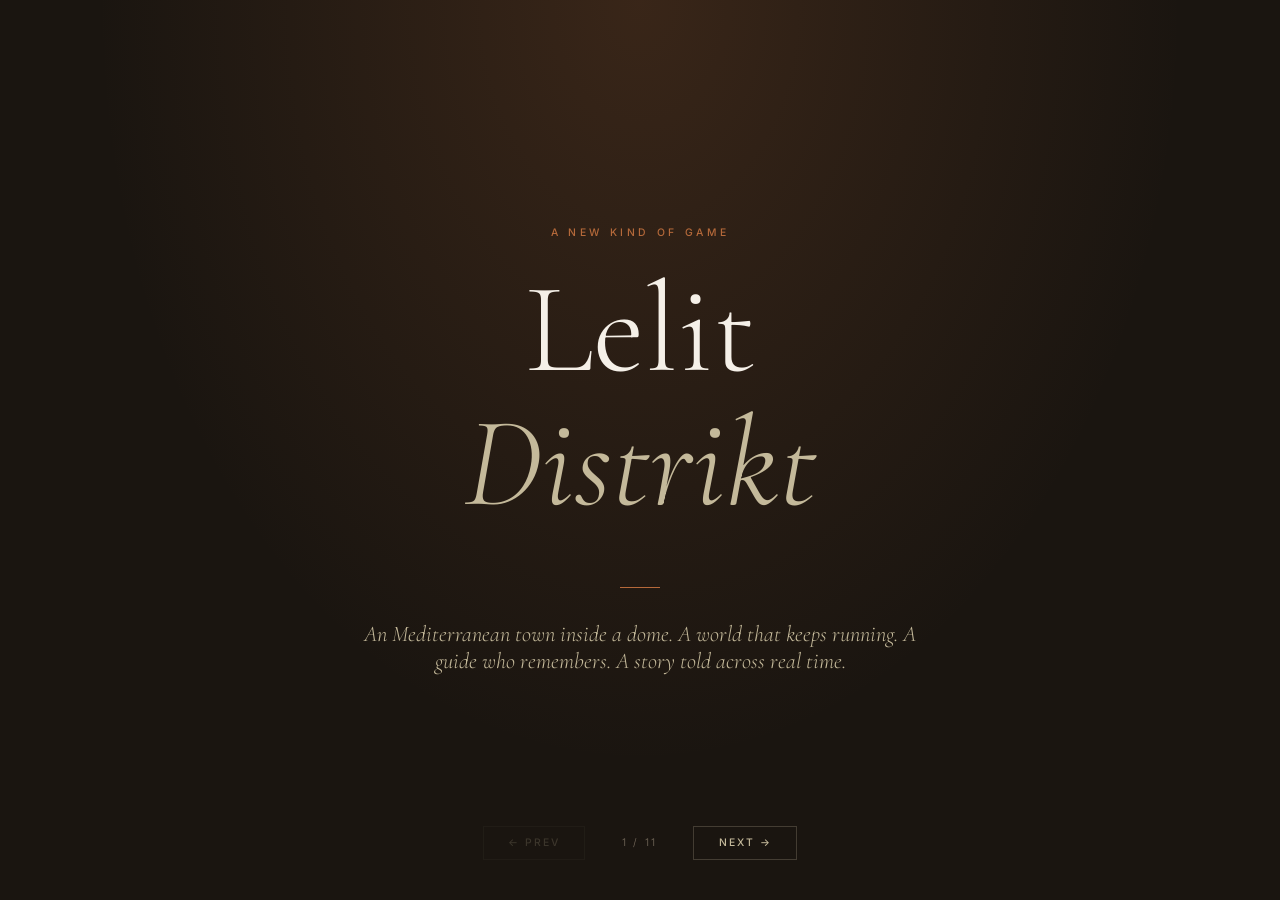
<file: pitch.html>
<!DOCTYPE html>
<html lang="en">
<head>
  <meta charset="UTF-8" />
  <meta name="viewport" content="width=device-width, initial-scale=1.0" />
  <title>Lelit Distrikt: Pitch | The Future of Narrative Simulation</title>
  <meta name="description" content="A pitch for Lelit Distrikt: An innovative social experiment and immersive narrative project. Exploring the intersection of human memory and simulated reality." />
  <meta name="keywords" content="Lelit Distrikt pitch, immersive storytelling, social simulation investment, digital ethics project" />
  <meta name="author" content="Wojciech Hupert" />
  <meta name="robots" content="index, follow" />

  <!-- Open Graph / Facebook -->
  <meta property="og:type" content="website" />
  <meta property="og:url" content="https://www.lelitdistrikt.com/pitch.html" />
  <meta property="og:title" content="Lelit Distrikt: Pitch" />
  <meta property="og:description" content="Redefining presence and observation in a digital world." />
  <meta property="og:image" content="https://www.lelitdistrikt.com/assets/img/refined/hero.png" />

  <script type="application/ld+json">
  {
    "@context": "https://schema.org",
    "@type": "WebPage",
    "name": "Lelit Distrikt - Pitch",
    "description": "A business and creative pitch for the Lelit Distrikt project.",
    "url": "https://www.lelitdistrikt.com/pitch.html"
  }
  </script>

  <style>
    @import url('https://fonts.googleapis.com/css2?family=Cormorant+Garamond:ital,wght@0,300;0,400;0,600;1,300;1,400&family=Inter:wght@300;400;500&display=swap');
    :root{--cream:#f5f0e8;--parchment:#ede5d4;--stone:#c4b99a;--terracotta:#b5693a;--shadow:#2a2118;--ink:#1a1510;--dust:#7a6e5f}
    *{margin:0;padding:0;box-sizing:border-box}
    body{background:var(--ink);color:var(--cream);font-family:'Inter',sans-serif;font-weight:300;overflow:hidden;height:100vh;width:100vw}
    .deck{width:100vw;height:100vh;position:relative}
    .slide{position:absolute;inset:0;display:flex;flex-direction:column;justify-content:center;align-items:center;padding:6vw;opacity:0;pointer-events:none;transition:opacity .6s ease}
    .slide.active{opacity:1;pointer-events:all}
    .nav{position:fixed;bottom:2.5rem;left:50%;transform:translateX(-50%);display:flex;align-items:center;gap:1.5rem;z-index:100}
    .nav-btn{background:none;border:1px solid rgba(196,185,154,.25);color:var(--stone);font-family:'Inter',sans-serif;font-size:.65rem;font-weight:500;letter-spacing:.2em;text-transform:uppercase;padding:.6rem 1.5rem;cursor:pointer;transition:border-color .3s,color .3s}
    .nav-btn:hover{border-color:var(--terracotta);color:var(--terracotta)}.nav-btn:disabled{opacity:.2;cursor:default}
    .slide-counter{font-size:.65rem;letter-spacing:.2em;color:var(--dust);min-width:60px;text-align:center}
    .progress-bar{position:fixed;top:0;left:0;height:2px;background:var(--terracotta);transition:width .4s ease}
    .eyebrow{font-size:.65rem;font-weight:500;letter-spacing:.35em;text-transform:uppercase;color:var(--terracotta);margin-bottom:1.5rem;text-align:center}
    .slide-title{font-family:'Cormorant Garamond',serif;font-weight:300;line-height:1.05;color:var(--cream);text-align:center;margin-bottom:1.5rem}
    .slide-title em{font-style:italic;color:var(--stone)}
    .slide-body{color:var(--stone);font-size:clamp(.9rem,1.5vw,1.05rem);line-height:1.7;text-align:center;max-width:680px}
    .divider-line{width:40px;height:1px;background:var(--terracotta);margin:2rem auto}
    #s1{background:radial-gradient(ellipse at 50% 0%,rgba(181,105,58,.2) 0%,transparent 60%),var(--ink)}
    #s1 .slide-title{font-size:clamp(4rem,10vw,8rem)}
    #s1 .tagline{font-family:'Cormorant Garamond',serif;font-style:italic;font-size:clamp(1rem,2vw,1.4rem);color:var(--stone);text-align:center;max-width:560px}
    #s2 .dome-visual{position:relative;width:min(240px,30vw);height:min(240px,30vw);margin:2rem auto;display:flex;align-items:center;justify-content:center}
    #s2 .ring{position:absolute;border-radius:50%;border:1px solid rgba(196,185,154,.15)}
    #s2 .ring:nth-child(1){width:100%;height:100%}#s2 .ring:nth-child(2){width:70%;height:70%;border-color:rgba(196,185,154,.1)}#s2 .ring:nth-child(3){width:40%;height:40%;border-color:rgba(181,105,58,.25)}
    #s2 .dot{width:8px;height:8px;border-radius:50%;background:var(--terracotta);box-shadow:0 0 16px rgba(181,105,58,.6);z-index:1}
    #s3 .comparison{display:grid;grid-template-columns:1fr 1fr;gap:2px;background:rgba(196,185,154,.08);width:min(700px,85vw);margin:2rem auto}
    #s3 .col{background:var(--ink);padding:2rem}
    #s3 .col-label{font-size:.6rem;letter-spacing:.3em;text-transform:uppercase;margin-bottom:1.2rem}
    #s3 .col-label.bad{color:var(--dust)}#s3 .col-label.good{color:var(--terracotta)}
    #s3 .col-item{font-size:.85rem;color:var(--stone);padding:.4rem 0;border-bottom:1px solid rgba(196,185,154,.06)}
    #s4 blockquote{font-family:'Cormorant Garamond',serif;font-style:italic;font-size:clamp(1.1rem,2.5vw,1.6rem);color:var(--cream);line-height:1.4;border-left:2px solid var(--terracotta);padding-left:1.5rem;text-align:left;max-width:600px;margin:2rem 0}
    #s4 .traits{display:flex;flex-direction:column;gap:.5rem;max-width:600px;margin-top:1rem}
    #s4 .trait-line{font-size:.85rem;color:var(--stone);display:flex;gap:.75rem;align-items:baseline}
    #s4 .trait-line span:first-child{color:var(--terracotta);font-size:.6rem;flex-shrink:0}
    #s4 .trait-line strong{color:var(--cream);font-weight:400}
    #s5 .threads{display:grid;grid-template-columns:repeat(3,1fr);gap:1px;background:rgba(196,185,154,.08);width:min(860px,90vw);margin:2rem auto}
    #s5 .thread{background:var(--ink);padding:1.5rem}
    #s5 .thread h4{font-family:'Cormorant Garamond',serif;font-size:1rem;font-weight:400;color:var(--cream);margin-bottom:.4rem}
    #s5 .thread p{font-size:.78rem;color:var(--stone);line-height:1.5}
    #s6 .flow{display:flex;align-items:center;gap:.5rem;flex-wrap:wrap;justify-content:center;margin:2rem 0}
    #s6 .flow-step{background:rgba(196,185,154,.05);border:1px solid rgba(196,185,154,.12);padding:.8rem 1.2rem;font-size:.8rem;color:var(--stone);text-align:center;min-width:110px}
    #s6 .flow-arrow{color:var(--terracotta);font-size:1rem;opacity:.5}
    #s7 .market-grid{display:grid;grid-template-columns:repeat(3,1fr);gap:1px;background:rgba(196,185,154,.08);width:min(780px,85vw);margin:2rem auto}
    #s7 .market-cell{background:var(--ink);padding:2rem 1.5rem;text-align:center}
    #s7 .market-number{font-family:'Cormorant Garamond',serif;font-size:clamp(2rem,4vw,3rem);font-weight:300;color:var(--cream);line-height:1;margin-bottom:.5rem}
    #s7 .market-label{font-size:.7rem;color:var(--dust);letter-spacing:.1em}
    #s7 .market-growth{font-size:.75rem;color:var(--terracotta);margin-top:.3rem}
    #s8 .phases{display:grid;grid-template-columns:repeat(3,1fr);gap:1px;background:rgba(196,185,154,.08);width:min(780px,85vw);margin:2rem auto}
    #s8 .phase{background:var(--ink);padding:2rem 1.5rem}
    #s8 .phase-num{font-family:'Cormorant Garamond',serif;font-size:2.5rem;font-weight:300;color:rgba(181,105,58,.3);line-height:1;margin-bottom:.75rem}
    #s8 .phase h4{font-family:'Cormorant Garamond',serif;font-size:1.1rem;font-weight:400;color:var(--cream);margin-bottom:.5rem}
    #s8 .phase-timeline{font-size:.6rem;letter-spacing:.2em;text-transform:uppercase;color:var(--terracotta);margin-bottom:.75rem}
    #s8 .phase p{font-size:.82rem;color:var(--stone);line-height:1.5}
    #s9 .diffs{display:flex;flex-direction:column;gap:.75rem;width:min(600px,85vw);margin:1.5rem auto}
    #s9 .diff-row{display:flex;align-items:baseline;gap:1rem;border-bottom:1px solid rgba(196,185,154,.07);padding-bottom:.75rem}
    #s9 .diff-mark{color:var(--terracotta);font-size:.7rem;flex-shrink:0;padding-top:.1rem}
    #s9 .diff-text{font-size:.9rem;color:var(--stone)}
    #s9 .diff-text strong{color:var(--cream);font-weight:400}
    #s10 .messages{display:flex;flex-direction:column;gap:.75rem;width:min(500px,80vw);margin:1.5rem auto}
    #s10 .msg{background:rgba(196,185,154,.05);border:1px solid rgba(196,185,154,.1);border-left:2px solid var(--terracotta);padding:1rem 1.2rem;text-align:left}
    #s10 .msg-from{font-size:.6rem;letter-spacing:.2em;text-transform:uppercase;color:var(--terracotta);margin-bottom:.4rem}
    #s10 .msg-text{font-family:'Cormorant Garamond',serif;font-style:italic;font-size:.95rem;color:var(--stone)}
    #s11{background:radial-gradient(ellipse at 50% 100%,rgba(181,105,58,.15) 0%,transparent 60%),var(--ink)}
    #s11 .slide-title{font-size:clamp(3rem,8vw,6rem)}
    #s11 .close-items{display:flex;flex-direction:column;gap:.5rem;margin:1.5rem 0}
    #s11 .close-item{font-size:.85rem;color:var(--stone)}
    #s11 .close-item strong{color:var(--terracotta);font-weight:400}
  </style>
</head>
<body>

<div class="progress-bar" id="progress"></div>
<div class="deck">

  <!-- 1: COVER -->
  <div class="slide active" id="s1">
    <p class="eyebrow">A new kind of game</p>
    <h1 class="slide-title">Lelit<br><em>Distrikt</em></h1>
    <div class="divider-line"></div>
    <p class="tagline">An Mediterranean town inside a dome. A world that keeps running. A guide who remembers. A story told across real time.</p>
  </div>

  <!-- 2: THE WORLD -->
  <div class="slide" id="s2">
    <p class="eyebrow">The Setting</p>
    <h2 class="slide-title" style="font-size:clamp(2rem,5vw,4rem)">A post-apocalyptic<br><em>social experiment</em></h2>
    <div class="dome-visual">
      <div class="ring"></div><div class="ring"></div><div class="ring"></div>
      <div class="dot"></div>
    </div>
    <p class="slide-body">The dome was built after an event that changed everything. What was lost was not technology. It was a particular way of being human together. The Enclosure preserves it. The residents believe it is real life. The player and Auggie know it isn&#x27;t.</p>
  </div>

  <!-- 3: THE PROBLEM -->
  <div class="slide" id="s3">
    <p class="eyebrow">The Gap in the Market</p>
    <h2 class="slide-title" style="font-size:clamp(2rem,5vw,3.5rem)">Every AI game<br><em>has the same problem</em></h2>
    <div class="comparison">
      <div class="col">
        <p class="col-label bad">Current AI Games</p>
        <p class="col-item">Cloud-dependent</p>
        <p class="col-item">Subscription fees</p>
        <p class="col-item">Data leaves the game</p>
        <p class="col-item">Generic characters</p>
        <p class="col-item">Memory resets each session</p>
        <p class="col-item">World pauses when you leave</p>
      </div>
      <div class="col">
        <p class="col-label good">Lelit Distrikt</p>
        <p class="col-item">Fully local: offline capable</p>
        <p class="col-item">One-time purchase</p>
        <p class="col-item">Nothing leaves your machine</p>
        <p class="col-item">Auggie: a literary character</p>
        <p class="col-item">Persistent memory, always</p>
        <p class="col-item">World runs while you&#x27;re away</p>
      </div>
    </div>
  </div>

  <!-- 4: AUGGIE -->
  <div class="slide" id="s4">
    <p class="eyebrow">The Character</p>
    <h2 class="slide-title" style="font-size:clamp(2.5rem,6vw,5rem)"><em>Auggie</em></h2>
    <blockquote>&#x201C;You&#x27;ll never get it if you don&#x27;t slow down. They&#x27;re all the same corner, but each one is different from every other one. That&#x27;s the whole story right there.&#x201D;</blockquote>
    <div class="traits">
      <div class="trait-line"><span>&#9670;</span><span><strong>Sardonic and warm in equal measure.</strong> Working-class intellectual. Quotes Nietzsche and Whitman mid-sentence.</span></div>
      <div class="trait-line"><span>&#9670;</span><span><strong>Photographs the same corner every morning.</strong> Thousands of images. He doesn&#x27;t know why he keeps doing it.</span></div>
      <div class="trait-line"><span>&#9670;</span><span><strong>Knows the dome is a simulation. Helped design what the people inside now call home.</strong> Lives inside something he helped design, among people who don&#x27;t know it&#x27;s artificial.</span></div>
      <div class="trait-line"><span>&#9670;</span><span><strong>Has a secret.</strong> He is not neutral. He has not been for a long time. The player will have to decide whether to trust him.</span></div>
    </div>
  </div>

  <!-- 5: THE STORY -->
  <div class="slide" id="s5">
    <p class="eyebrow">The Story</p>
    <h2 class="slide-title" style="font-size:clamp(2rem,5vw,3.5rem)">Six intersecting threads.<br><em>No missions. No markers.</em></h2>
    <div class="threads">
      <div class="thread"><h4>The One Who Suspects</h4><p>A resident is moving toward the truth. The player decides whether to let it unfold.</p></div>
      <div class="thread"><h4>The Love Story</h4><p>A history that predates the player. Learned in fragments. The right outcome is never stated.</p></div>
      <div class="thread"><h4>Management&#x27;s Agenda</h4><p>A directive that seems reasonable. Over time, it isn&#x27;t.</p></div>
      <div class="thread"><h4>The Memory That Doesn&#x27;t Fit</h4><p>Two versions of the same past. The contradiction is never resolved.</p></div>
      <div class="thread"><h4>The Ritual</h4><p>The district marks something every year. The residents don&#x27;t know what. The player finds out.</p></div>
      <div class="thread"><h4>Auggie&#x27;s Secret</h4><p>He has made decisions without consulting anyone. Trust is the mechanic.</p></div>
    </div>
  </div>

  <!-- 6: TECHNOLOGY -->
  <div class="slide" id="s6">
    <p class="eyebrow">Technology</p>
    <h2 class="slide-title" style="font-size:clamp(2rem,5vw,3.5rem)">All AI runs<br><em>on your machine</em></h2>
    <div class="flow">
      <div class="flow-step">Player speaks<br><span style="color:var(--terracotta);font-size:.7rem">voice or text</span></div>
      <span class="flow-arrow">&#x2192;</span>
      <div class="flow-step">Whisper STT<br><span style="color:var(--terracotta);font-size:.7rem">local</span></div>
      <span class="flow-arrow">&#x2192;</span>
      <div class="flow-step">LLM + Memory<br><span style="color:var(--terracotta);font-size:.7rem">local &middot; Ollama</span></div>
      <span class="flow-arrow">&#x2192;</span>
      <div class="flow-step">Kokoro TTS<br><span style="color:var(--terracotta);font-size:.7rem">local</span></div>
      <span class="flow-arrow">&#x2192;</span>
      <div class="flow-step">Auggie speaks<br><span style="color:var(--terracotta);font-size:.7rem">lip sync</span></div>
    </div>
    <p class="slide-body">No API calls. No data leaving the device. NPC memory persists across every session. Characters share a world state: what one knows, others may learn. Works on Windows and Mac.</p>
  </div>

  <!-- 7: MARKET -->
  <div class="slide" id="s7">
    <p class="eyebrow">Market Opportunity</p>
    <h2 class="slide-title" style="font-size:clamp(2rem,5vw,3.5rem)">Three growing<br><em>markets in one product</em></h2>
    <div class="market-grid">
      <div class="market-cell"><p class="market-number">$5.8B</p><p class="market-label">Narrative Games</p><p class="market-growth">&#x2192; $13.2B by 2033</p></div>
      <div class="market-cell"><p class="market-number">$9.9B</p><p class="market-label">Indie Games</p><p class="market-growth">&#x2192; $28.6B by 2033</p></div>
      <div class="market-cell"><p class="market-number">$5.85B</p><p class="market-label">AI in Games</p><p class="market-growth">&#x2192; $37.9B by 2034 &middot; 20% CAGR</p></div>
    </div>
    <p class="slide-body" style="font-size:.85rem"><em>Disco Elysium</em> grossed ~$205M on a ~$3M budget. <em>AI People</em> (GoodAI, 2025) validates local LLM games at commercial scale. For fans of <em>Northern Exposure</em>, <em>Severance</em>, <em>Smoke</em>.</p>
  </div>

  <!-- 8: THREE PHASES -->
  <div class="slide" id="s8">
    <p class="eyebrow">Business Model</p>
    <h2 class="slide-title" style="font-size:clamp(2rem,5vw,3.5rem)">Three phases.<br><em>De-risked by design.</em></h2>
    <div class="phases">
      <div class="phase"><div class="phase-num">01</div><p class="phase-timeline">Months 0&#x2013;12</p><h4>Tech Demo</h4><p>Free demo. Auggie working in a contained space. Press coverage. Social traction. B2B enquiries. No cost beyond development time.</p></div>
      <div class="phase"><div class="phase-num">02</div><p class="phase-timeline">Months 12&#x2013;24</p><h4>Custom Software</h4><p>Deploy Auggie-quality AI characters for corporate events, museums, brand experiences. $5K&#x2013;$50K per project. B2B revenue funds Phase 3.</p></div>
      <div class="phase"><div class="phase-num">03</div><p class="phase-timeline">Months 24&#x2013;36</p><h4>Downloadable Game</h4><p>Full Lelit Distrikt on Steam, GOG, direct. $19.99 one-time. No subscription. No cloud. Audience already built.</p></div>
    </div>
  </div>

  <!-- 9: DIFFERENTIATORS -->
  <div class="slide" id="s9">
    <p class="eyebrow">Why This Wins</p>
    <h2 class="slide-title" style="font-size:clamp(2rem,5vw,3.5rem)">The advantages<br><em>compound over time</em></h2>
    <div class="diffs">
      <div class="diff-row"><span class="diff-mark">&#9670;</span><p class="diff-text"><strong>No ongoing AI cost.</strong> Local LLM means zero per-conversation API fee. Margins don&#x27;t erode at scale.</p></div>
      <div class="diff-row"><span class="diff-mark">&#9670;</span><p class="diff-text"><strong>Privacy as a product feature.</strong> &#x201C;Your conversations never leave your machine&#x201D;: legal simplicity, genuine ethics, strong marketing.</p></div>
      <div class="diff-row"><span class="diff-mark">&#9670;</span><p class="diff-text"><strong>The Telegram mechanic generates press.</strong> Players sharing Auggie&#x27;s messages is organic marketing by design.</p></div>
      <div class="diff-row"><span class="diff-mark">&#9670;</span><p class="diff-text"><strong>Story quality at the level of literary fiction.</strong> Six authored characters, six intersecting threads, tonal depth of <em>Northern Exposure</em> and <em>Severance</em>.</p></div>
      <div class="diff-row"><span class="diff-mark">&#9670;</span><p class="diff-text"><strong>Auggie is a character, not a feature.</strong> Memorable characters create word-of-mouth. Technology alone does not.</p></div>
    </div>
  </div>

  <!-- 10: TELEGRAM -->
  <div class="slide" id="s10">
    <p class="eyebrow">The World Follows You</p>
    <h2 class="slide-title" style="font-size:clamp(2rem,5vw,3.5rem)">The district doesn&#x27;t<br><em>stop at the screen</em></h2>
    <div class="messages">
      <div class="msg"><p class="msg-from">Auggie: 11:42 PM</p><p class="msg-text">You remember Rosa from the market? She gave away everything she had this morning. Didn&#x27;t say why. Thought you&#x27;d want to know.</p></div>
      <div class="msg"><p class="msg-from">The Organisation / Memorandum Ref. 14-C</p><p class="msg-text">Your presence in Sector 3 has generated anomalous narrative density. Continue as directed.</p></div>
      <div class="msg"><p class="msg-from">Auggie: 12:07 AM</p><p class="msg-text">Don&#x27;t read too much into their memos. They use language the way a drunk uses a lamppost: for support, not illumination.</p></div>
    </div>
    <p class="slide-body" style="font-size:.8rem">Auggie messages via Telegram. Management communicates via text. The boundary between game and day is deliberately thin.</p>
  </div>

  <!-- 11: CLOSE -->
  <div class="slide" id="s11">
    <p class="eyebrow">The Ask</p>
    <h2 class="slide-title">Let&#x27;s build<br><em>something rare.</em></h2>
    <div class="divider-line"></div>
    <div class="close-items">
      <p class="close-item"><strong>Phase 1 &#x2192;</strong> Tech demo. Free. Get attention.</p>
      <p class="close-item"><strong>Phase 2 &#x2192;</strong> Custom deployments. Get paid.</p>
      <p class="close-item"><strong>Phase 3 &#x2192;</strong> Ship the game. Build the world.</p>
    </div>
    <div class="divider-line"></div>
    <p class="slide-body" style="font-size:.85rem">A factory of stories. A factory of ideas.<br>Lelit Distrikt.</p>
  </div>

</div>

<nav class="nav">
  <button class="nav-btn" id="prev" disabled>&#x2190; Prev</button>
  <span class="slide-counter" id="counter">1 / 11</span>
  <button class="nav-btn" id="next">Next &#x2192;</button>
</nav>

<script>
  const slides = document.querySelectorAll('.slide');
  const total  = slides.length;
  let   cur    = 0;
  const progressEl = document.getElementById('progress');
  const counterEl  = document.getElementById('counter');
  const prevBtn    = document.getElementById('prev');
  const nextBtn    = document.getElementById('next');
  function goTo(n) {
    slides[cur].classList.remove('active');
    cur = n;
    slides[cur].classList.add('active');
    counterEl.textContent = (cur + 1) + ' / ' + total;
    progressEl.style.width = (((cur + 1) / total) * 100) + '%';
    prevBtn.disabled = cur === 0;
    nextBtn.disabled = cur === total - 1;
  }
  prevBtn.addEventListener('click', () => { if (cur > 0) goTo(cur - 1); });
  nextBtn.addEventListener('click', () => { if (cur < total - 1) goTo(cur + 1); });
  document.addEventListener('keydown', e => {
    if (e.key === 'ArrowRight' || e.key === 'ArrowDown') { if (cur < total - 1) goTo(cur + 1); }
    if (e.key === 'ArrowLeft'  || e.key === 'ArrowUp')   { if (cur > 0) goTo(cur - 1); }
  });
  goTo(0);
</script>
</body>
</html>
</file>
